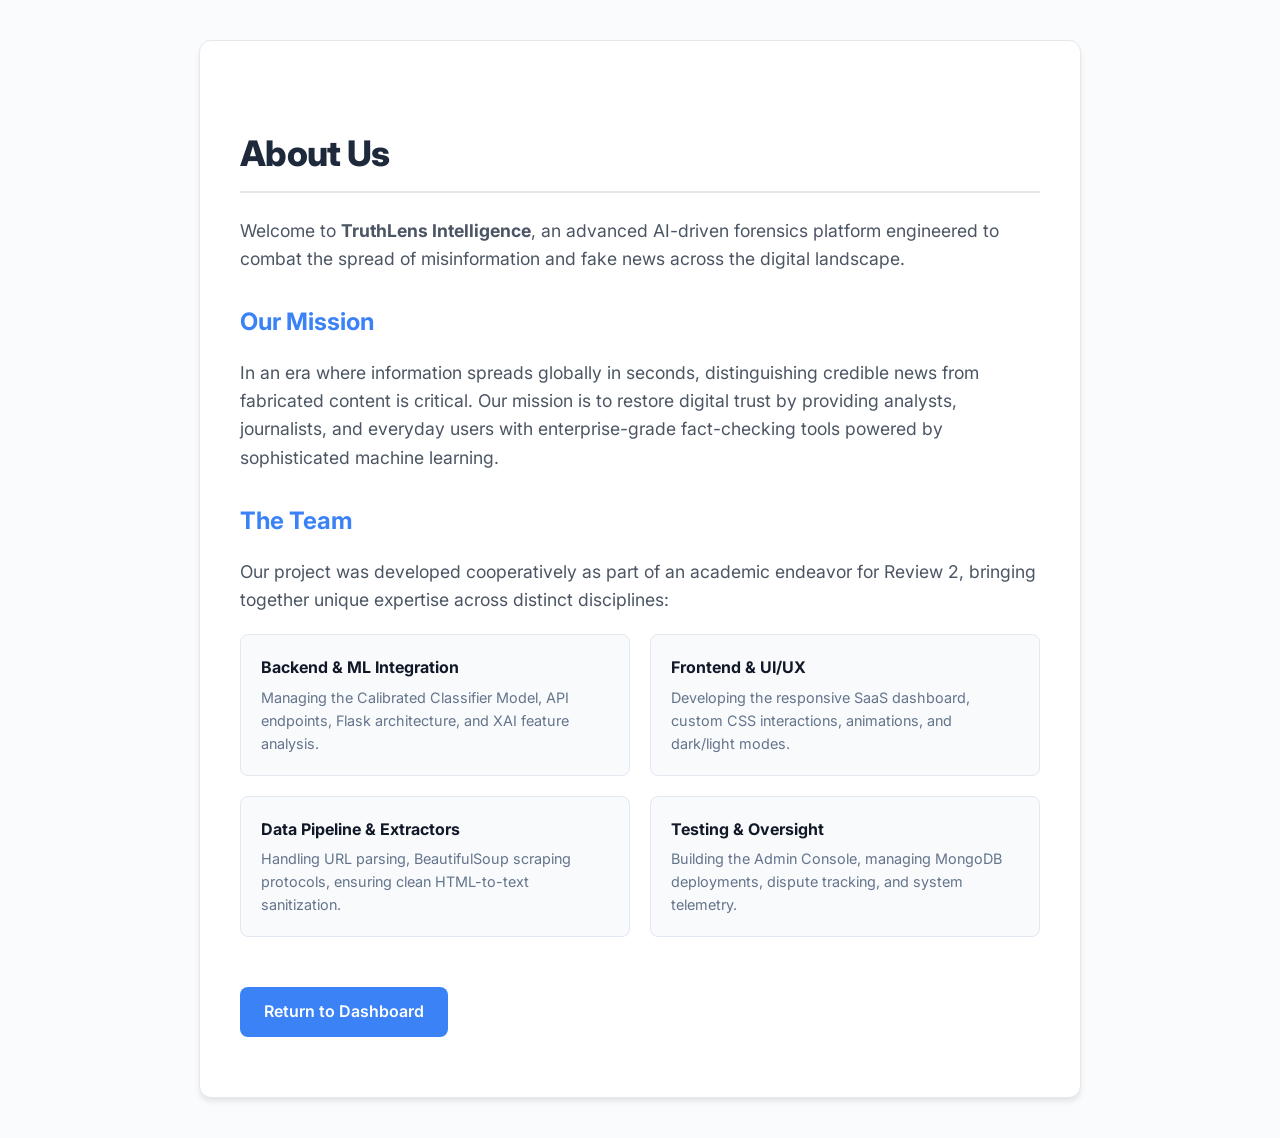
<file: TruthLens-AI/templates/about.html>
<!DOCTYPE html>
<html lang="en">
<head>
  <meta charset="UTF-8">
  <meta name="viewport" content="width=device-width, initial-scale=1.0">
  <title>About Us - TruthLens Intelligence</title>
  <link href="https://fonts.googleapis.com/css2?family=Inter:wght@400;500;600;700&display=swap" rel="stylesheet">
  <style>
    body { font-family: 'Inter', sans-serif; background: #fafbfc; color: #111827; margin: 0; padding: 40px 20px; line-height: 1.6; }
    .container { max-width: 800px; margin: 0 auto; background: white; padding: 60px 40px; border-radius: 12px; box-shadow: 0 4px 6px -1px rgba(0,0,0,0.1); border: 1px solid #e5e7eb; }
    h1 { font-size: 2.2rem; color: #1e293b; margin-bottom: 24px; font-weight: 800; letter-spacing: -0.02em; border-bottom: 2px solid #e5e7eb; padding-bottom: 10px; }
    h2 { font-size: 1.5rem; color: #3b82f6; margin-top: 30px; margin-bottom: 15px; }
    p { margin-bottom: 20px; color: #4b5563; font-size: 1.1rem; }
    .back { display: inline-block; text-decoration: none; color: white; background: #3b82f6; font-weight: 600; padding: 12px 24px; border-radius: 8px; transition: 0.2s; margin-top: 20px; }
    .back:hover { background: #2563eb; box-shadow: 0 4px 12px rgba(59, 130, 246, 0.3); }
    .team-grid { display: grid; grid-template-columns: 1fr 1fr; gap: 20px; margin-top: 20px; margin-bottom: 30px;}
    .team-card { padding: 20px; border: 1px solid #e2e8f0; border-radius: 8px; text-align: left; background: #f8fafc;}
    @media (max-width: 600px) { .team-grid { grid-template-columns: 1fr; } }
  </style>
</head>
<body>
  <div class="container">
    <h1>About Us</h1>
    <p>Welcome to <strong>TruthLens Intelligence</strong>, an advanced AI-driven forensics platform engineered to combat the spread of misinformation and fake news across the digital landscape.</p>
    
    <h2>Our Mission</h2>
    <p>In an era where information spreads globally in seconds, distinguishing credible news from fabricated content is critical. Our mission is to restore digital trust by providing analysts, journalists, and everyday users with enterprise-grade fact-checking tools powered by sophisticated machine learning.</p>

    <h2>The Team</h2>
    <p>Our project was developed cooperatively as part of an academic endeavor for Review 2, bringing together unique expertise across distinct disciplines:</p>
    <div class="team-grid">
      <div class="team-card">
        <strong>Backend & ML Integration</strong>
        <p style="font-size: 0.9rem; margin-top: 5px; color:#64748b; margin-bottom:0;">Managing the Calibrated Classifier Model, API endpoints, Flask architecture, and XAI feature analysis.</p>
      </div>
      <div class="team-card">
        <strong>Frontend & UI/UX</strong>
        <p style="font-size: 0.9rem; margin-top: 5px; color:#64748b; margin-bottom:0;">Developing the responsive SaaS dashboard, custom CSS interactions, animations, and dark/light modes.</p>
      </div>
      <div class="team-card">
        <strong>Data Pipeline & Extractors</strong>
        <p style="font-size: 0.9rem; margin-top: 5px; color:#64748b; margin-bottom:0;">Handling URL parsing, BeautifulSoup scraping protocols, ensuring clean HTML-to-text sanitization.</p>
      </div>
      <div class="team-card">
        <strong>Testing & Oversight</strong>
        <p style="font-size: 0.9rem; margin-top: 5px; color:#64748b; margin-bottom:0;">Building the Admin Console, managing MongoDB deployments, dispute tracking, and system telemetry.</p>
      </div>
    </div>
    
    <a href="/" class="back">Return to Dashboard</a>
  </div>
</body>
</html>
</file>
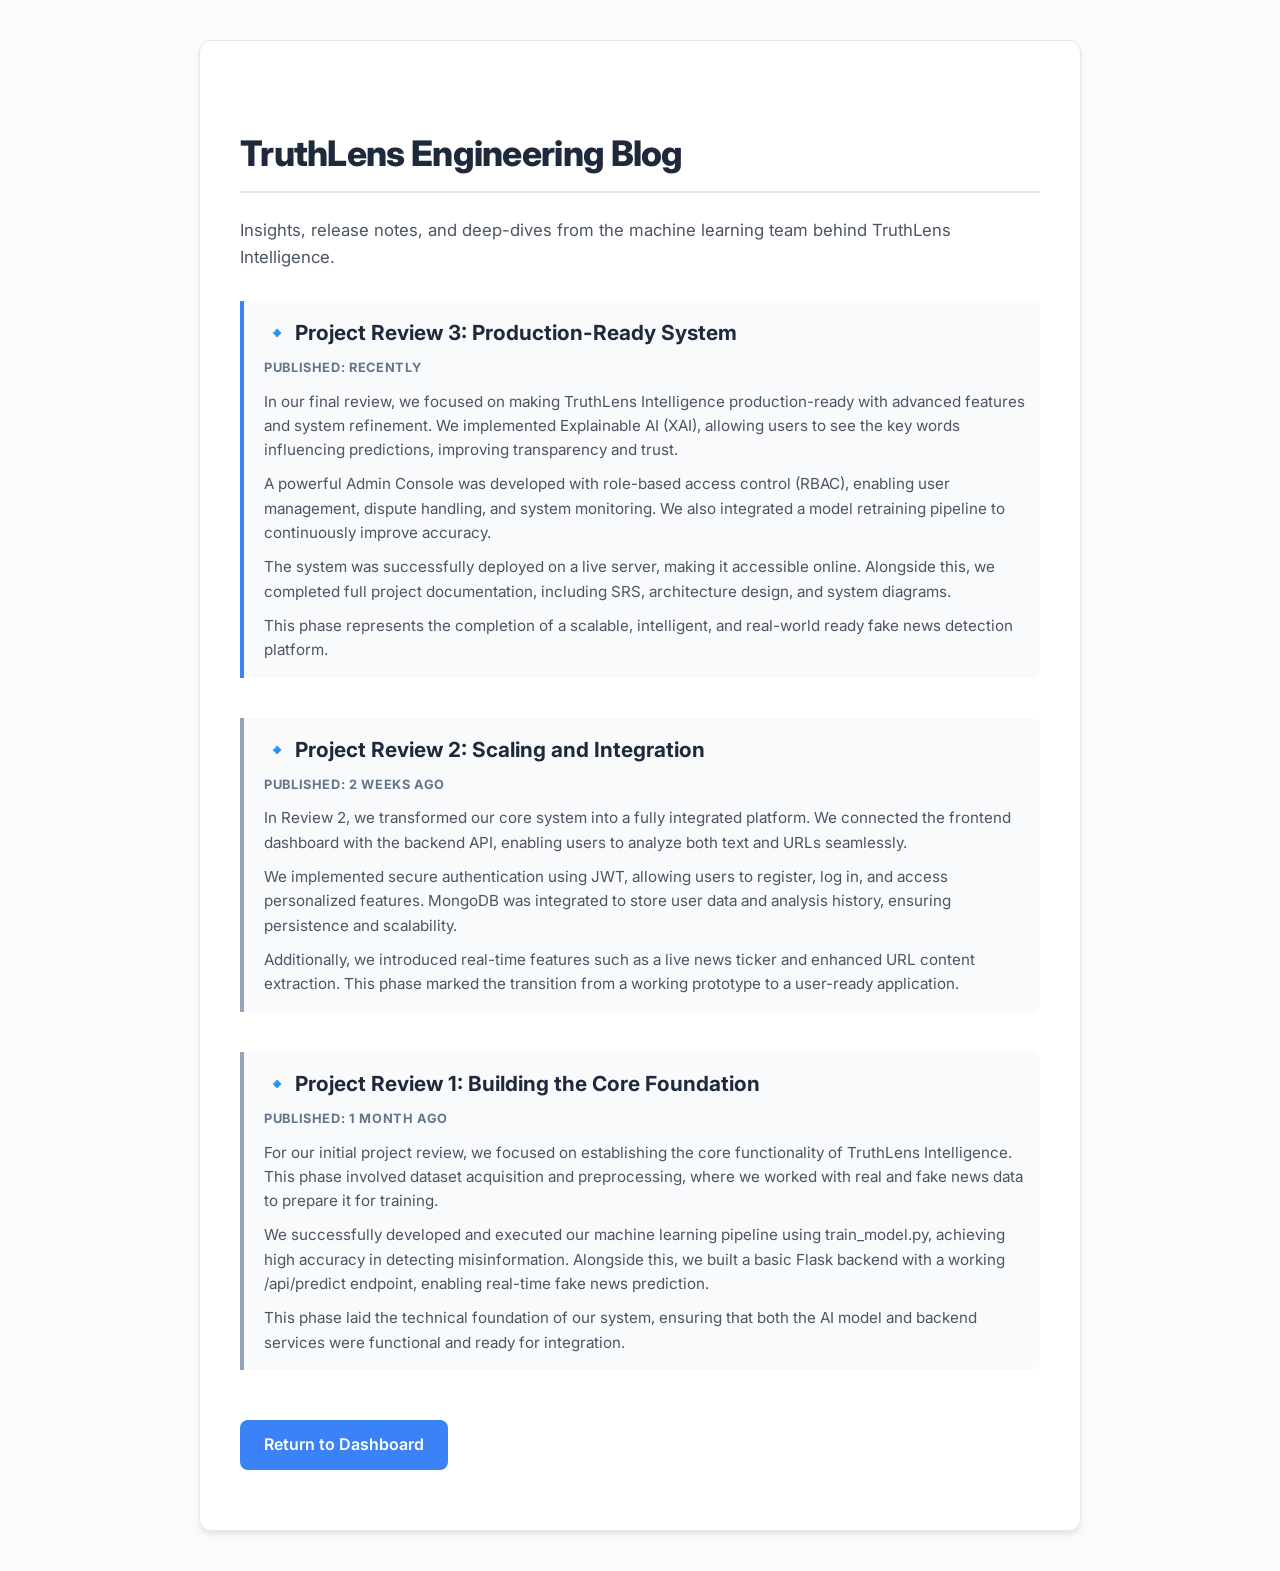
<file: TruthLens-AI/templates/blog.html>
<!DOCTYPE html>
<html lang="en">
<head>
  <meta charset="UTF-8">
  <meta name="viewport" content="width=device-width, initial-scale=1.0">
  <title>Engineering Blog - TruthLens Intelligence</title>
  <link href="https://fonts.googleapis.com/css2?family=Inter:wght@400;500;600;700&display=swap" rel="stylesheet">
  <style>
    body { font-family: 'Inter', sans-serif; background: #fafbfc; color: #111827; margin: 0; padding: 40px 20px; line-height: 1.6; }
    .container { max-width: 800px; margin: 0 auto; background: white; padding: 60px 40px; border-radius: 12px; box-shadow: 0 4px 6px -1px rgba(0,0,0,0.1); border: 1px solid #e5e7eb; }
    h1 { font-size: 2.2rem; color: #1e293b; margin-bottom: 24px; font-weight: 800; letter-spacing: -0.02em; border-bottom: 2px solid #e5e7eb; padding-bottom: 10px; }
    p { margin-bottom: 30px; color: #4b5563; font-size: 1.05rem; }
    .post { border-left: 4px solid #3b82f6; padding-left: 20px; margin-bottom: 40px; background: #f8fafc; padding-top: 15px; padding-bottom: 15px; padding-right: 15px; border-radius: 0 8px 8px 0;}
    .post.older { border-left-color: #94a3b8; }
    .post h3 { margin-top: 0; margin-bottom: 5px; color: #1e293b; font-size: 1.3rem;}
    .post small { color: #64748b; font-weight: bold; font-size: 0.8rem; text-transform: uppercase; letter-spacing: 0.05em;}
    .post p { margin-top: 10px; margin-bottom: 0; font-size: 0.95rem; }
    .back { display: inline-block; text-decoration: none; color: white; background: #3b82f6; font-weight: 600; padding: 12px 24px; border-radius: 8px; transition: 0.2s; margin-top: 10px; }
    .back:hover { background: #2563eb; box-shadow: 0 4px 12px rgba(59, 130, 246, 0.3); }
  </style>
</head>
<body>
  <div class="container">
    <h1>TruthLens Engineering Blog</h1>
    <p>Insights, release notes, and deep-dives from the machine learning team behind TruthLens Intelligence.</p>
    
    <div class="post">
        <h3>🔹 Project Review 3: Production-Ready System</h3>
        <small>PUBLISHED: RECENTLY</small>
        <p style="margin-bottom: 10px;">In our final review, we focused on making TruthLens Intelligence production-ready with advanced features and system refinement. We implemented Explainable AI (XAI), allowing users to see the key words influencing predictions, improving transparency and trust.</p>
        <p style="margin-bottom: 10px;">A powerful Admin Console was developed with role-based access control (RBAC), enabling user management, dispute handling, and system monitoring. We also integrated a model retraining pipeline to continuously improve accuracy.</p>
        <p style="margin-bottom: 10px;">The system was successfully deployed on a live server, making it accessible online. Alongside this, we completed full project documentation, including SRS, architecture design, and system diagrams.</p>
        <p>This phase represents the completion of a scalable, intelligent, and real-world ready fake news detection platform.</p>
    </div>

    <div class="post older">
        <h3>🔹 Project Review 2: Scaling and Integration</h3>
        <small>PUBLISHED: 2 WEEKS AGO</small>
        <p style="margin-bottom: 10px;">In Review 2, we transformed our core system into a fully integrated platform. We connected the frontend dashboard with the backend API, enabling users to analyze both text and URLs seamlessly.</p>
        <p style="margin-bottom: 10px;">We implemented secure authentication using JWT, allowing users to register, log in, and access personalized features. MongoDB was integrated to store user data and analysis history, ensuring persistence and scalability.</p>
        <p>Additionally, we introduced real-time features such as a live news ticker and enhanced URL content extraction. This phase marked the transition from a working prototype to a user-ready application.</p>
    </div>

    <div class="post older">
        <h3>🔹 Project Review 1: Building the Core Foundation</h3>
        <small>PUBLISHED: 1 MONTH AGO</small>
        <p style="margin-bottom: 10px;">For our initial project review, we focused on establishing the core functionality of TruthLens Intelligence. This phase involved dataset acquisition and preprocessing, where we worked with real and fake news data to prepare it for training.</p>
        <p style="margin-bottom: 10px;">We successfully developed and executed our machine learning pipeline using train_model.py, achieving high accuracy in detecting misinformation. Alongside this, we built a basic Flask backend with a working /api/predict endpoint, enabling real-time fake news prediction.</p>
        <p>This phase laid the technical foundation of our system, ensuring that both the AI model and backend services were functional and ready for integration.</p>
    </div>

    <a href="/" class="back">Return to Dashboard</a>
  </div>
</body>
</html>
</file>
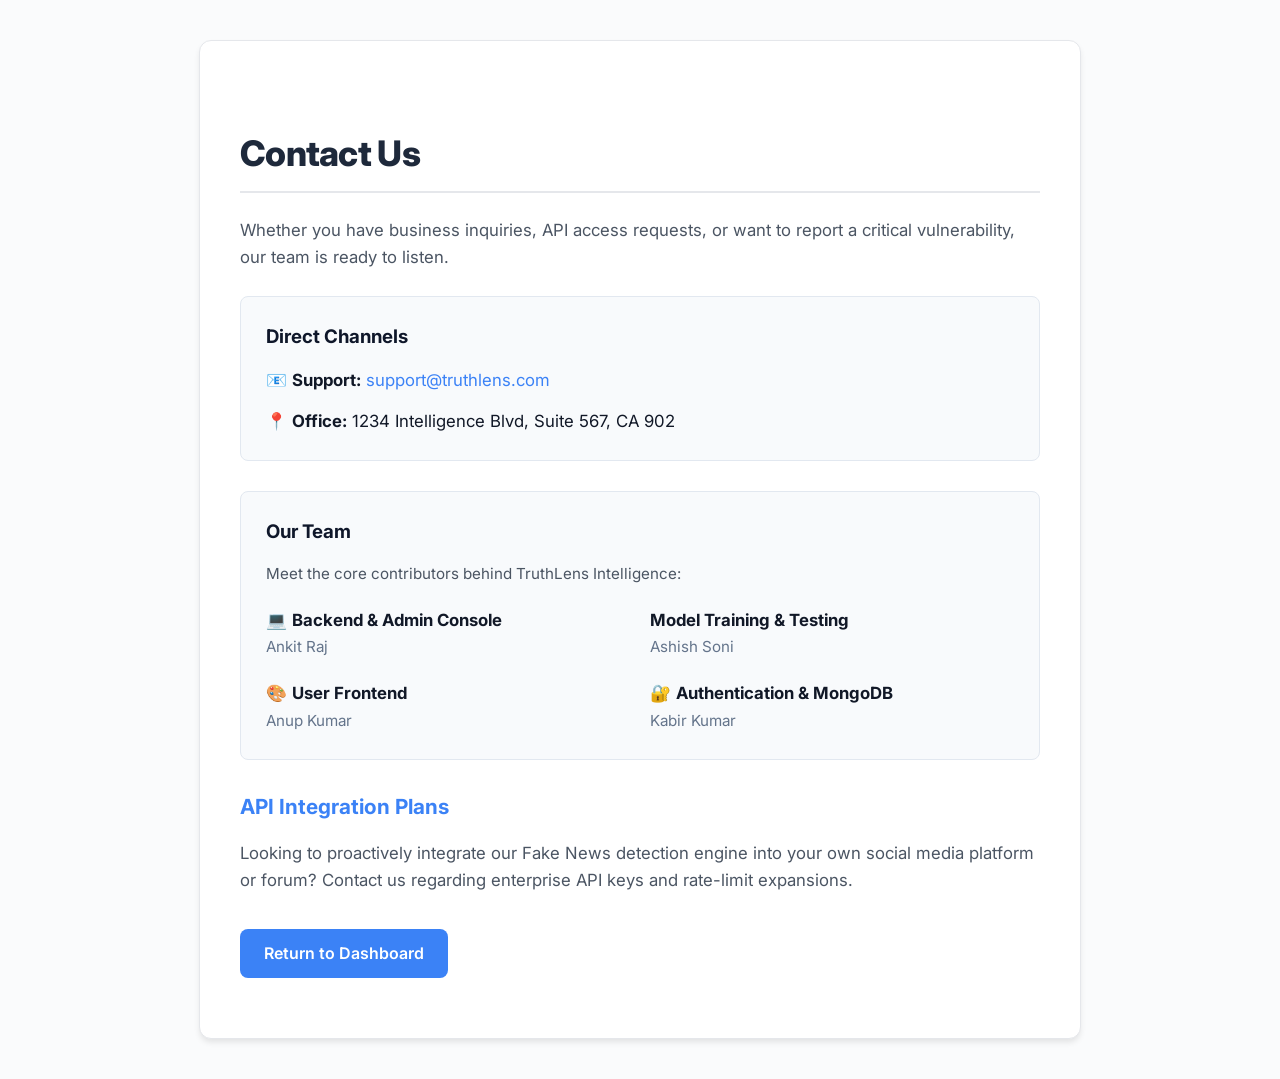
<file: TruthLens-AI/templates/contact.html>
<!DOCTYPE html>
<html lang="en">
<head>
  <meta charset="UTF-8">
  <meta name="viewport" content="width=device-width, initial-scale=1.0">
  <title>Contact Us - TruthLens Intelligence</title>
  <link href="https://fonts.googleapis.com/css2?family=Inter:wght@400;500;600;700&display=swap" rel="stylesheet">
  <style>
    body { font-family: 'Inter', sans-serif; background: #fafbfc; color: #111827; margin: 0; padding: 40px 20px; line-height: 1.6; }
    .container { max-width: 800px; margin: 0 auto; background: white; padding: 60px 40px; border-radius: 12px; box-shadow: 0 4px 6px -1px rgba(0,0,0,0.1); border: 1px solid #e5e7eb; }
    h1 { font-size: 2.2rem; color: #1e293b; margin-bottom: 24px; font-weight: 800; letter-spacing: -0.02em; border-bottom: 2px solid #e5e7eb; padding-bottom: 10px; }
    h2 { font-size: 1.3rem; color: #3b82f6; margin-top: 30px; margin-bottom: 10px; }
    p { margin-bottom: 25px; color: #4b5563; font-size: 1.05rem; }
    .contact-card { background: #f8fafc; padding: 25px; border-radius: 8px; border: 1px solid #e2e8f0; margin-bottom: 30px; }
    .contact-card h3 { margin-top: 0; color: #0f172a; margin-bottom: 15px; }
    .contact-list { list-style: none; padding: 0; margin: 0; }
    .contact-list li { margin-bottom: 15px; font-size: 1.05rem;}
    .contact-list li:last-child { margin-bottom: 0; }
    .contact-list a { color: #3b82f6; text-decoration: none; }
    .contact-list a:hover { text-decoration: underline; }
    .back { display: inline-block; text-decoration: none; color: white; background: #3b82f6; font-weight: 600; padding: 12px 24px; border-radius: 8px; transition: 0.2s; margin-top: 10px; }
    .back:hover { background: #2563eb; box-shadow: 0 4px 12px rgba(59, 130, 246, 0.3); }
  </style>
</head>
<body>
  <div class="container">
    <h1>Contact Us</h1>
    <p>Whether you have business inquiries, API access requests, or want to report a critical vulnerability, our team is ready to listen.</p>
    
    <div class="contact-card">
      <h3>Direct Channels</h3>
      <ul class="contact-list">
        <li>📧 <strong>Support:</strong> <a href="mailto:support@truthlens.com">support@truthlens.com</a></li>
        <li>📍 <strong>Office:</strong> 1234 Intelligence Blvd, Suite 567, CA 902</li>
      </ul>
    </div>

    <div class="contact-card">
      <h3>Our Team</h3>
      <p style="margin-top: 0; font-size: 0.95rem; margin-bottom: 20px; color: #4b5563;">Meet the core contributors behind TruthLens Intelligence:</p>
      <ul class="contact-list" style="display: grid; grid-template-columns: 1fr 1fr; gap: 20px;">
        <li style="margin-bottom: 0;">💻 <strong>Backend & Admin Console</strong><br><span style="color: #64748b; font-size: 0.95rem;">Ankit Raj</span></li>
        <li style="margin-bottom: 0;"><strong>Model Training & Testing</strong><br><span style="color: #64748b; font-size: 0.95rem;">Ashish Soni</span></li>
        <li style="margin-bottom: 0;">🎨 <strong>User Frontend</strong><br><span style="color: #64748b; font-size: 0.95rem;">Anup Kumar</span></li>
        <li style="margin-bottom: 0;">🔐 <strong>Authentication & MongoDB</strong><br><span style="color: #64748b; font-size: 0.95rem;">Kabir Kumar</span></li>
      </ul>
    </div>

    <h2>API Integration Plans</h2>
    <p>Looking to proactively integrate our Fake News detection engine into your own social media platform or forum? Contact us regarding enterprise API keys and rate-limit expansions.</p>

    <a href="/" class="back">Return to Dashboard</a>
  </div>
</body>
</html>
</file>
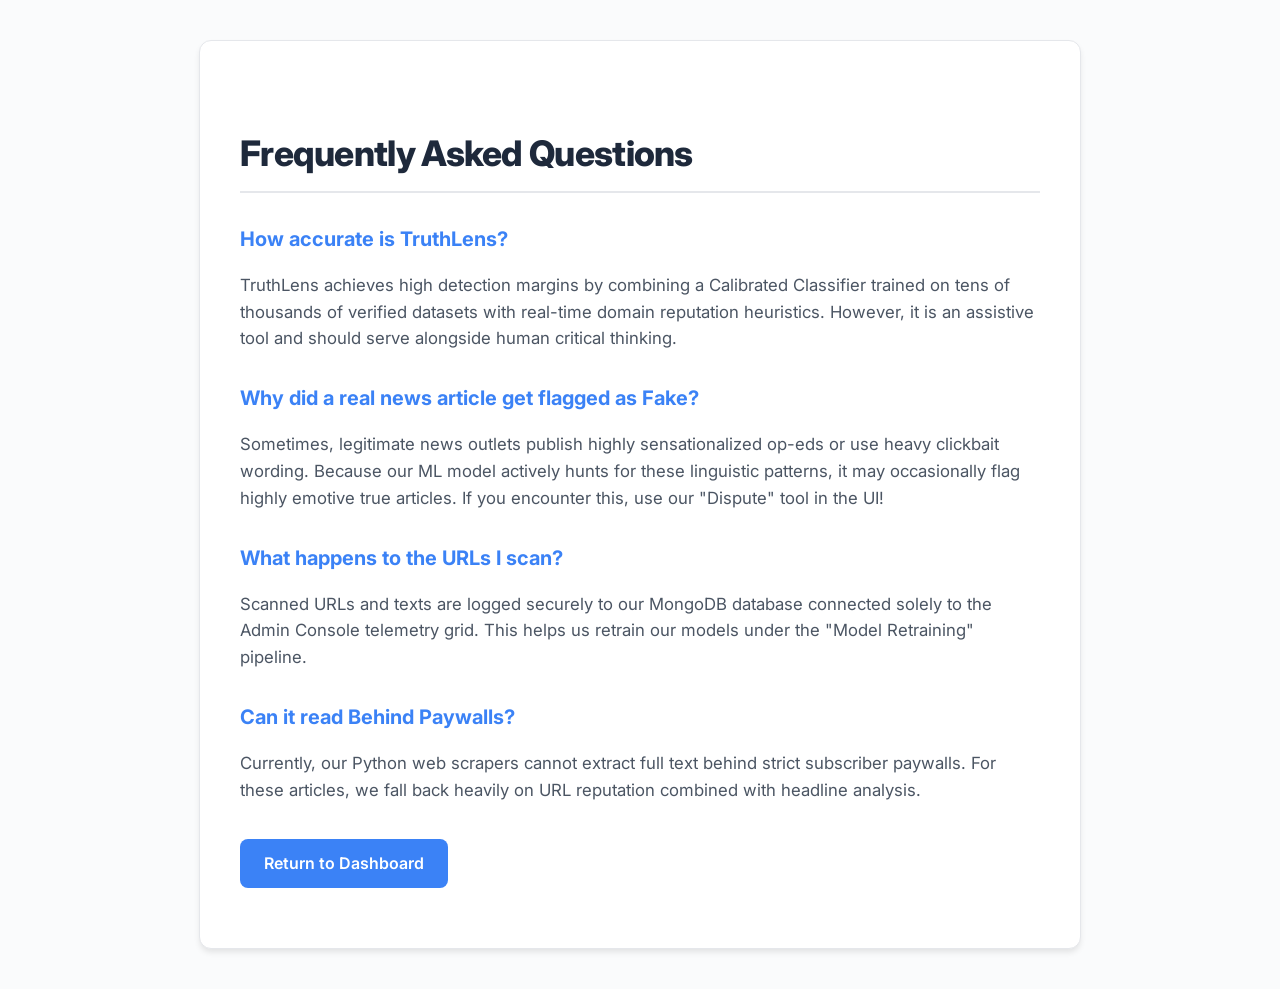
<file: TruthLens-AI/templates/faq.html>
<!DOCTYPE html>
<html lang="en">
<head>
  <meta charset="UTF-8">
  <meta name="viewport" content="width=device-width, initial-scale=1.0">
  <title>Frequently Asked Questions - TruthLens Intelligence</title>
  <link href="https://fonts.googleapis.com/css2?family=Inter:wght@400;500;600;700&display=swap" rel="stylesheet">
  <style>
    body { font-family: 'Inter', sans-serif; background: #fafbfc; color: #111827; margin: 0; padding: 40px 20px; line-height: 1.6; }
    .container { max-width: 800px; margin: 0 auto; background: white; padding: 60px 40px; border-radius: 12px; box-shadow: 0 4px 6px -1px rgba(0,0,0,0.1); border: 1px solid #e5e7eb; }
    h1 { font-size: 2.2rem; color: #1e293b; margin-bottom: 24px; font-weight: 800; letter-spacing: -0.02em; border-bottom: 2px solid #e5e7eb; padding-bottom: 10px; }
    h2 { font-size: 1.25rem; color: #3b82f6; margin-top: 30px; margin-bottom: 10px; }
    p { margin-bottom: 25px; color: #4b5563; font-size: 1.05rem; }
    .back { display: inline-block; text-decoration: none; color: white; background: #3b82f6; font-weight: 600; padding: 12px 24px; border-radius: 8px; transition: 0.2s; margin-top: 10px; }
    .back:hover { background: #2563eb; box-shadow: 0 4px 12px rgba(59, 130, 246, 0.3); }
  </style>
</head>
<body>
  <div class="container">
    <h1>Frequently Asked Questions</h1>
    
    <h2>How accurate is TruthLens?</h2>
    <p>TruthLens achieves high detection margins by combining a Calibrated Classifier trained on tens of thousands of verified datasets with real-time domain reputation heuristics. However, it is an assistive tool and should serve alongside human critical thinking.</p>

    <h2>Why did a real news article get flagged as Fake?</h2>
    <p>Sometimes, legitimate news outlets publish highly sensationalized op-eds or use heavy clickbait wording. Because our ML model actively hunts for these linguistic patterns, it may occasionally flag highly emotive true articles. If you encounter this, use our "Dispute" tool in the UI!</p>
    
    <h2>What happens to the URLs I scan?</h2>
    <p>Scanned URLs and texts are logged securely to our MongoDB database connected solely to the Admin Console telemetry grid. This helps us retrain our models under the "Model Retraining" pipeline.</p>

    <h2>Can it read Behind Paywalls?</h2>
    <p>Currently, our Python web scrapers cannot extract full text behind strict subscriber paywalls. For these articles, we fall back heavily on URL reputation combined with headline analysis.</p>

    <a href="/" class="back">Return to Dashboard</a>
  </div>
</body>
</html>
</file>
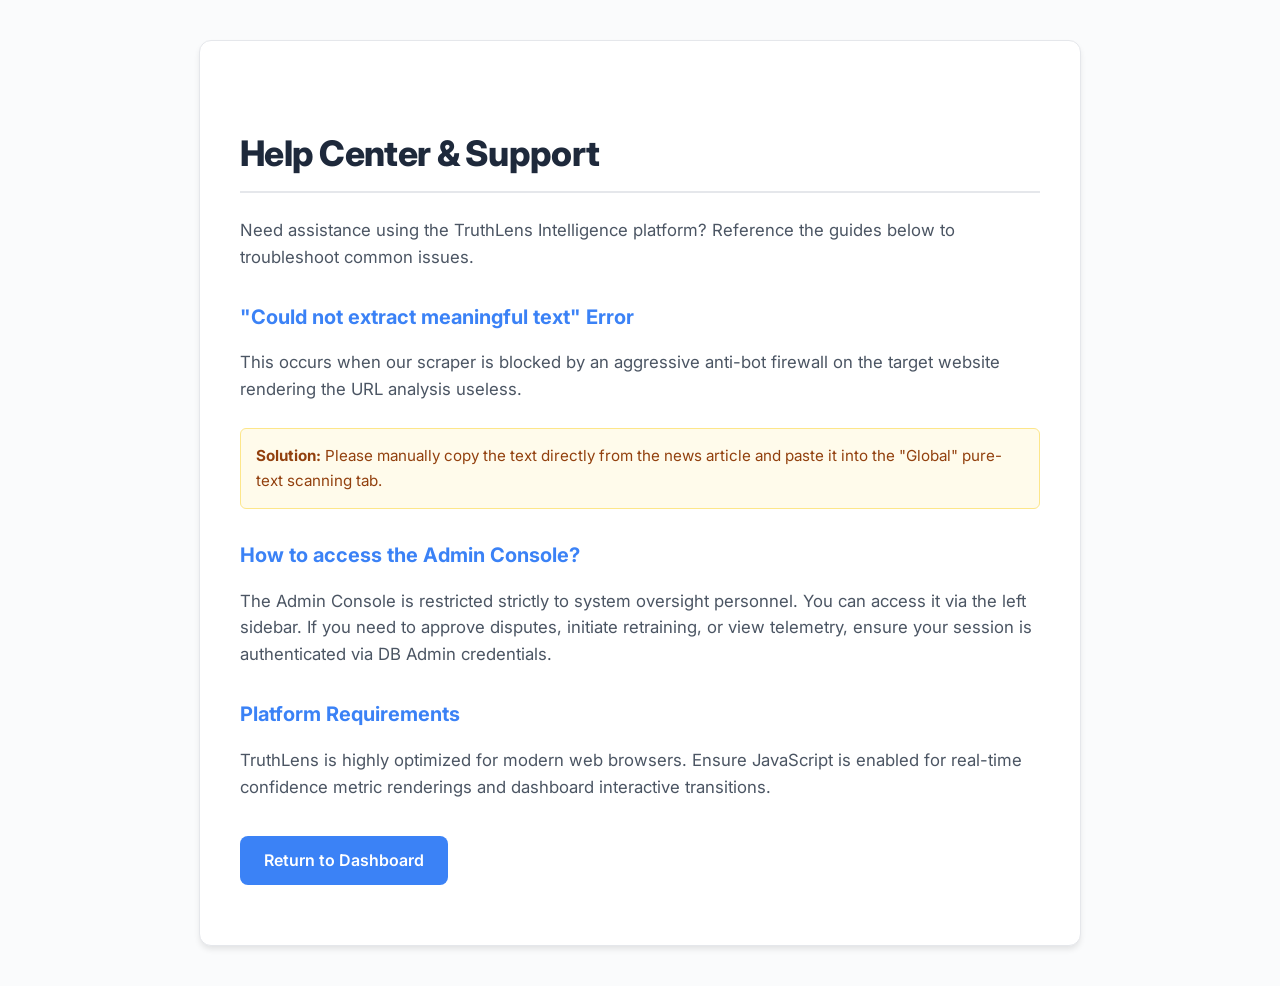
<file: TruthLens-AI/templates/help.html>
<!DOCTYPE html>
<html lang="en">
<head>
  <meta charset="UTF-8">
  <meta name="viewport" content="width=device-width, initial-scale=1.0">
  <title>Help Center - TruthLens Intelligence</title>
  <link href="https://fonts.googleapis.com/css2?family=Inter:wght@400;500;600;700&display=swap" rel="stylesheet">
  <style>
    body { font-family: 'Inter', sans-serif; background: #fafbfc; color: #111827; margin: 0; padding: 40px 20px; line-height: 1.6; }
    .container { max-width: 800px; margin: 0 auto; background: white; padding: 60px 40px; border-radius: 12px; box-shadow: 0 4px 6px -1px rgba(0,0,0,0.1); border: 1px solid #e5e7eb; }
    h1 { font-size: 2.2rem; color: #1e293b; margin-bottom: 24px; font-weight: 800; letter-spacing: -0.02em; border-bottom: 2px solid #e5e7eb; padding-bottom: 10px; }
    h2 { font-size: 1.25rem; color: #3b82f6; margin-top: 30px; margin-bottom: 10px; }
    p { margin-bottom: 25px; color: #4b5563; font-size: 1.05rem; }
    .back { display: inline-block; text-decoration: none; color: white; background: #3b82f6; font-weight: 600; padding: 12px 24px; border-radius: 8px; transition: 0.2s; margin-top: 10px; }
    .back:hover { background: #2563eb; box-shadow: 0 4px 12px rgba(59, 130, 246, 0.3); }
    .warning-box { background: #fffbeb; border: 1px solid #fde68a; padding: 15px; border-radius: 6px; color: #92400e; font-size: 0.95rem; margin-top: 5px; margin-bottom: 20px;}
  </style>
</head>
<body>
  <div class="container">
    <h1>Help Center & Support</h1>
    <p>Need assistance using the TruthLens Intelligence platform? Reference the guides below to troubleshoot common issues.</p>
    
    <h2>"Could not extract meaningful text" Error</h2>
    <p>This occurs when our scraper is blocked by an aggressive anti-bot firewall on the target website rendering the URL analysis useless.</p>
    <div class="warning-box">
      <strong>Solution:</strong> Please manually copy the text directly from the news article and paste it into the "Global" pure-text scanning tab.
    </div>

    <h2>How to access the Admin Console?</h2>
    <p>The Admin Console is restricted strictly to system oversight personnel. You can access it via the left sidebar. If you need to approve disputes, initiate retraining, or view telemetry, ensure your session is authenticated via DB Admin credentials.</p>

    <h2>Platform Requirements</h2>
    <p>TruthLens is highly optimized for modern web browsers. Ensure JavaScript is enabled for real-time confidence metric renderings and dashboard interactive transitions.</p>

    <a href="/" class="back">Return to Dashboard</a>
  </div>
</body>
</html>
</file>
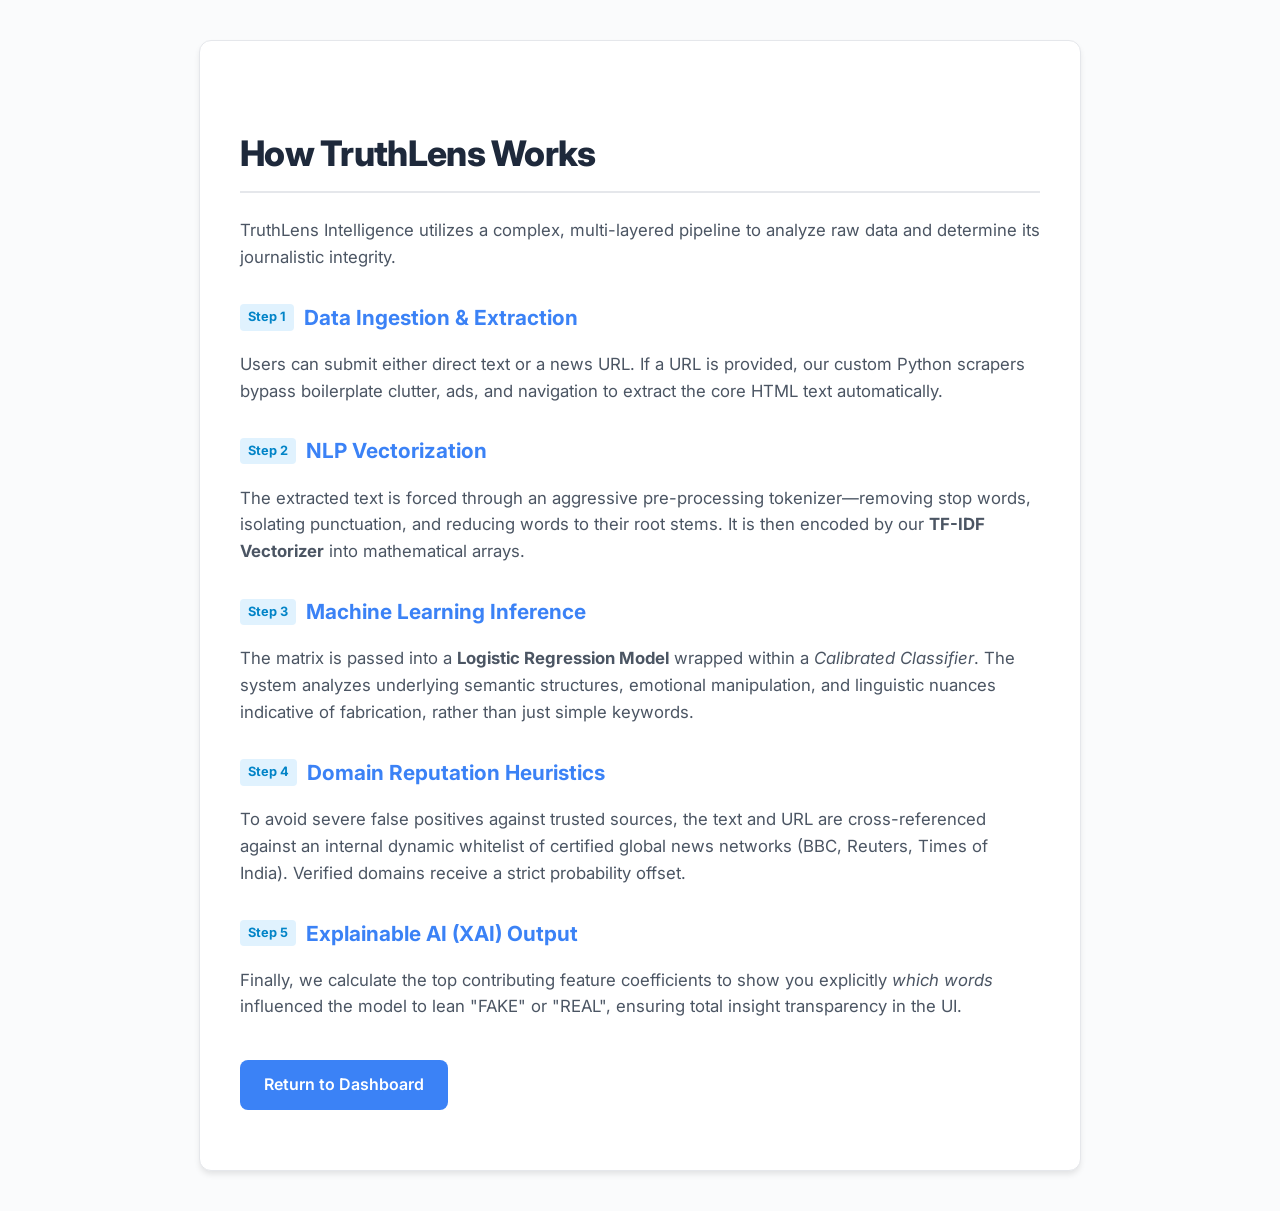
<file: TruthLens-AI/templates/how.html>
<!DOCTYPE html>
<html lang="en">
<head>
  <meta charset="UTF-8">
  <meta name="viewport" content="width=device-width, initial-scale=1.0">
  <title>How It Works - TruthLens Intelligence</title>
  <link href="https://fonts.googleapis.com/css2?family=Inter:wght@400;500;600;700&display=swap" rel="stylesheet">
  <style>
    body { font-family: 'Inter', sans-serif; background: #fafbfc; color: #111827; margin: 0; padding: 40px 20px; line-height: 1.6; }
    .container { max-width: 800px; margin: 0 auto; background: white; padding: 60px 40px; border-radius: 12px; box-shadow: 0 4px 6px -1px rgba(0,0,0,0.1); border: 1px solid #e5e7eb; }
    h1 { font-size: 2.2rem; color: #1e293b; margin-bottom: 24px; font-weight: 800; letter-spacing: -0.02em; border-bottom: 2px solid #e5e7eb; padding-bottom: 10px; }
    h2 { font-size: 1.3rem; color: #3b82f6; margin-top: 30px; margin-bottom: 10px; display: flex; align-items: center; gap: 10px; }
    p { margin-bottom: 20px; color: #4b5563; font-size: 1.05rem; }
    .back { display: inline-block; text-decoration: none; color: white; background: #3b82f6; font-weight: 600; padding: 12px 24px; border-radius: 8px; transition: 0.2s; margin-top: 20px; }
    .back:hover { background: #2563eb; box-shadow: 0 4px 12px rgba(59, 130, 246, 0.3); }
    .badge { background: #e0f2fe; color: #0284c7; padding: 3px 8px; border-radius: 4px; font-size: 0.8rem; font-weight: bold; }
  </style>
</head>
<body>
  <div class="container">
    <h1>How TruthLens Works</h1>
    <p>TruthLens Intelligence utilizes a complex, multi-layered pipeline to analyze raw data and determine its journalistic integrity.</p>
    
    <h2><span class="badge">Step 1</span> Data Ingestion & Extraction</h2>
    <p>Users can submit either direct text or a news URL. If a URL is provided, our custom Python scrapers bypass boilerplate clutter, ads, and navigation to extract the core HTML text automatically.</p>

    <h2><span class="badge">Step 2</span> NLP Vectorization</h2>
    <p>The extracted text is forced through an aggressive pre-processing tokenizer—removing stop words, isolating punctuation, and reducing words to their root stems. It is then encoded by our <strong>TF-IDF Vectorizer</strong> into mathematical arrays.</p>
    
    <h2><span class="badge">Step 3</span> Machine Learning Inference</h2>
    <p>The matrix is passed into a <strong>Logistic Regression Model</strong> wrapped within a <em>Calibrated Classifier</em>. The system analyzes underlying semantic structures, emotional manipulation, and linguistic nuances indicative of fabrication, rather than just simple keywords.</p>

    <h2><span class="badge">Step 4</span> Domain Reputation Heuristics</h2>
    <p>To avoid severe false positives against trusted sources, the text and URL are cross-referenced against an internal dynamic whitelist of certified global news networks (BBC, Reuters, Times of India). Verified domains receive a strict probability offset.</p>

    <h2><span class="badge">Step 5</span> Explainable AI (XAI) Output</h2>
    <p>Finally, we calculate the top contributing feature coefficients to show you explicitly <em>which words</em> influenced the model to lean "FAKE" or "REAL", ensuring total insight transparency in the UI.</p>
    
    <a href="/" class="back">Return to Dashboard</a>
  </div>
</body>
</html>
</file>
